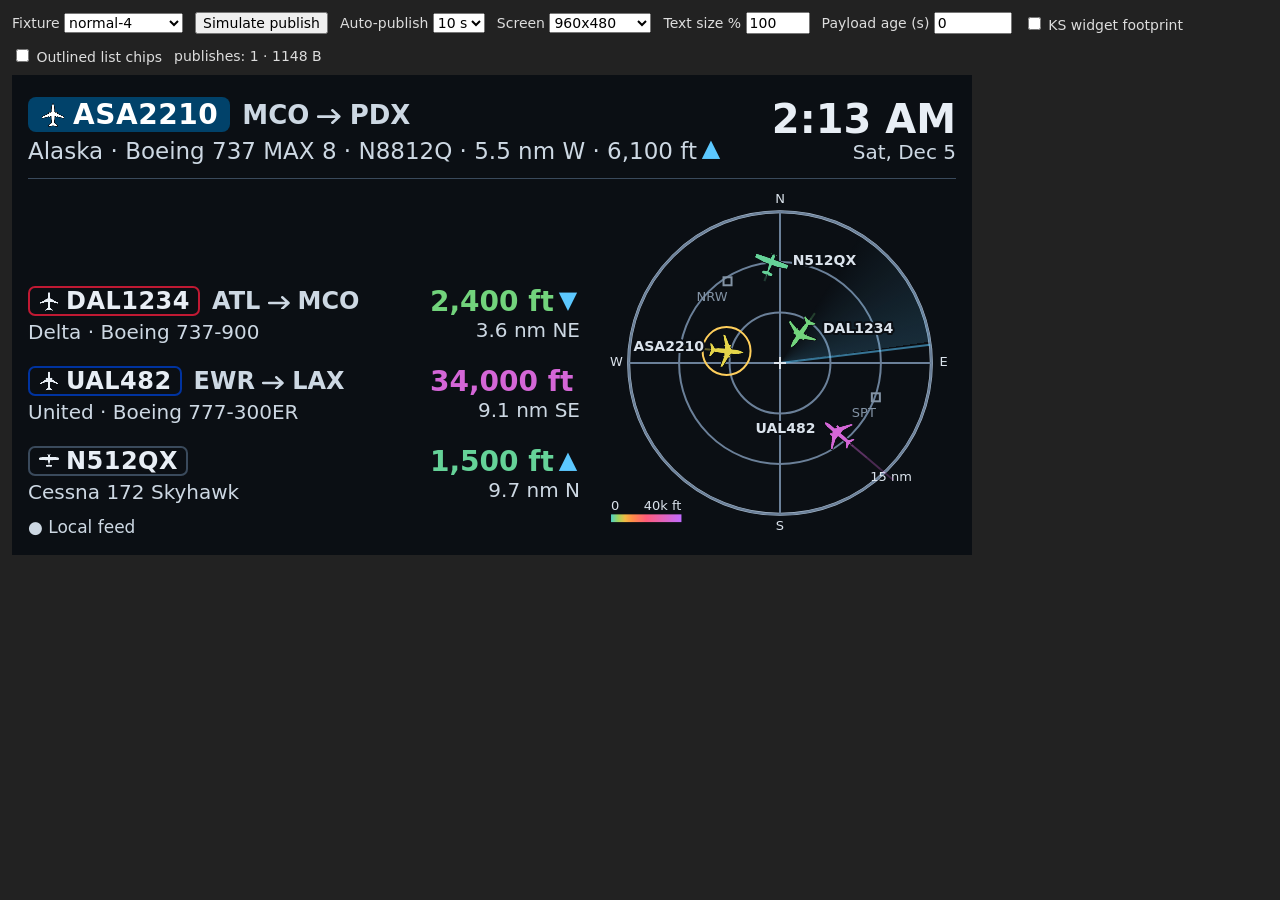
<file: harness/index.html>
<!doctype html>
<html lang="en">
<head>
<meta charset="utf-8">
<title>Flights harness</title>
<style>
  body { font: 14px system-ui, sans-serif; background: #222; color: #ddd; margin: 12px; }
  #bar { display: flex; flex-wrap: wrap; gap: 12px; align-items: center; margin-bottom: 10px; }
  #stage { width: 960px; height: 480px; background: #000; }
  iframe { width: 100%; height: 100%; border: 0; display: block; }
  button, select, input { font: inherit; }
</style>
</head>
<body>
<div id="bar">
  <label>Fixture <select id="fx"></select></label>
  <button id="pub">Simulate publish</button>
  <label>Auto-publish <select id="auto"><option value="0">off</option><option value="3">3 s</option><option value="10" selected>10 s</option></select></label>
  <label>Screen <select id="size"><option>960x480</option><option>800x480</option><option>1280x800</option><option>1024x768</option><option>1280x720</option><option>1920x1080</option></select></label>
  <label>Text size % <input id="ts" type="number" value="100" min="80" max="125" step="5" style="width:4em"></label>
  <label>Payload age (s) <input id="age" type="number" value="0" min="0" style="width:5em"></label>
  <label><input type="checkbox" id="ksfoot"> KS widget footprint</label>
  <label><input type="checkbox" id="outl"> Outlined list chips</label>
  <span id="info"></span>
</div>
<div id="stage" style="position:relative"><iframe id="frame"></iframe>
  <div id="ksw" style="display:none;position:absolute;left:25px;top:40px;width:130px;height:78px;border:1px dashed #f66;color:#f66;font:12px sans-serif;pointer-events:none">KS weather widget (measured on the Show)</div>
</div>
<script>
// Mirrors what the plugin does: take the page, substitute the payload for the marker,
// and replace the whole document. `gen` is rewritten to "now" (minus the chosen age)
// so the fixtures behave as if Java had just encoded them.
const $ = (id) => document.getElementById(id);
const BASE = '../assets/flights/';
let page = null, payload = null, timer = null, publishes = 0;

async function boot() {
  page = await (await fetch(BASE + 'index.html')).text();
  const names = await (await fetch('../fixtures/payload/index.json')).json();
  $('fx').innerHTML = names.map((n) => '<option>' + n + '</option>').join('');
  $('fx').value = new URLSearchParams(location.search).get('fx') || 'normal-4';
  await load();
}
async function load() {
  payload = await (await fetch('../fixtures/payload/' + $('fx').value + '.json')).json();
  publish();
}
function publish() {
  const p = { ...payload, gen: Date.now() - Number($('age').value) * 1000 };
  if (Number($('ts').value) !== 100) p.ts = Number($('ts').value);
  const json = JSON.stringify(p).replace(/</g, '\\u003c');
  const html = page.replace('<head>', '<head><base href="' + new URL(BASE, location.href).href + '">')
    .replace('/*PAYLOAD*/', () => json);
  $('frame').srcdoc = html; // a new document each time, like a publish
  publishes++;
  $('info').textContent = 'publishes: ' + publishes + ' · ' + json.length + ' B';
}
$('fx').onchange = load;
$('pub').onclick = publish;
$('ts').onchange = publish;
// The stage is the real screen size (the page inside sees that viewport); the view is scaled down to fit the window.
const fit = () => {
  const [w, h] = $('size').value.split('x').map(Number), st = $('stage');
  st.style.width = w + 'px'; st.style.height = h + 'px';
  const k = Math.min(1, (innerWidth - 24) / w, (innerHeight - $('bar').offsetHeight - 36) / h);
  st.style.transformOrigin = '0 0'; st.style.transform = 'scale(' + k + ')';
  st.style.marginBottom = (h * (k - 1)) + 'px';
};
$('size').onchange = fit;
addEventListener('resize', fit);
$('age').onchange = publish;
$('auto').onchange = () => {
  clearInterval(timer);
  if (Number($('auto').value)) timer = setInterval(publish, Number($('auto').value) * 1000);
};
$('ksfoot').onchange = () => { $('ksw').style.display = $('ksfoot').checked ? 'block' : 'none'; };
// Every publish is a new document, so re-apply the chip style when it loads.
const applyChips = () => { try { $('frame').contentDocument.getElementById('rows').classList.toggle('outline', $('outl').checked); } catch (e) { /* frame not ready */ } };
$('frame').addEventListener('load', applyChips);
$('outl').onchange = applyChips;
fit();
boot().then(() => $('auto').onchange());
</script>
</body>
</html>
</file>
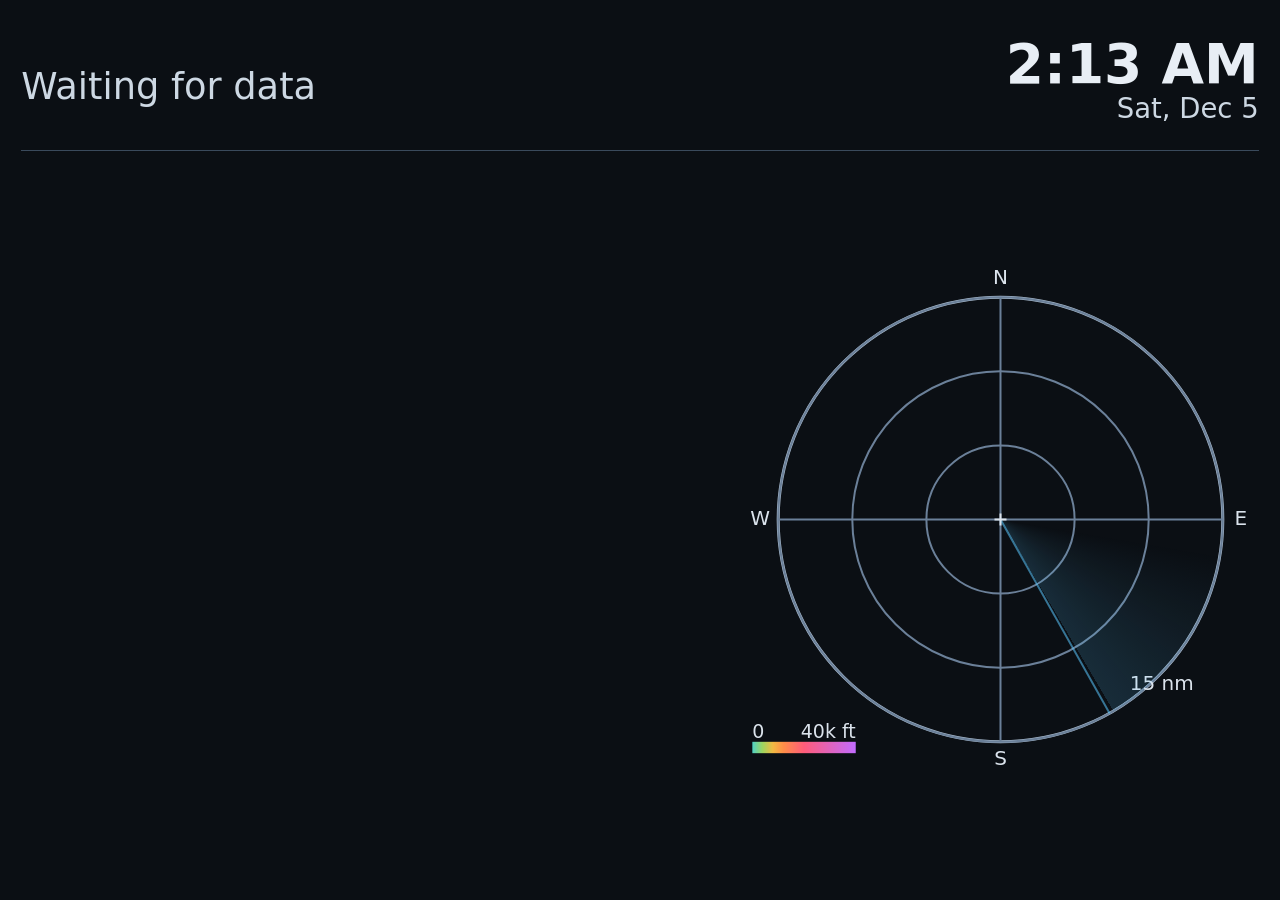
<file: assets/flights/index.html>
<!doctype html>
<html lang="en">
<head>
<meta charset="utf-8">
<meta name="viewport" content="width=device-width, initial-scale=1">
<title>Nearby flights</title>
<link rel="stylesheet" href="style.css">
</head>
<body>
<main>
  <header id="band">
    <div id="spot"></div>
    <div id="clock"><div id="time"></div><div id="date"></div><div id="note"></div></div>
  </header>
  <section id="left">
    <div id="solo"></div>
    <div id="calm"><div class="sky"><canvas id="drift"></canvas></div><div class="ctitle"></div><div class="cdetail"></div></div>
    <ol id="rows"></ol>
    <footer><span id="src"></span></footer>
  </section>
  <section id="right"><canvas id="scope"></canvas></section>
</main>
<script id="payload" type="application/json">/*PAYLOAD*/</script>
<script src="icons.js"></script>
<script src="lib.js"></script>
<script src="render.js"></script>
</body>
</html>
</file>
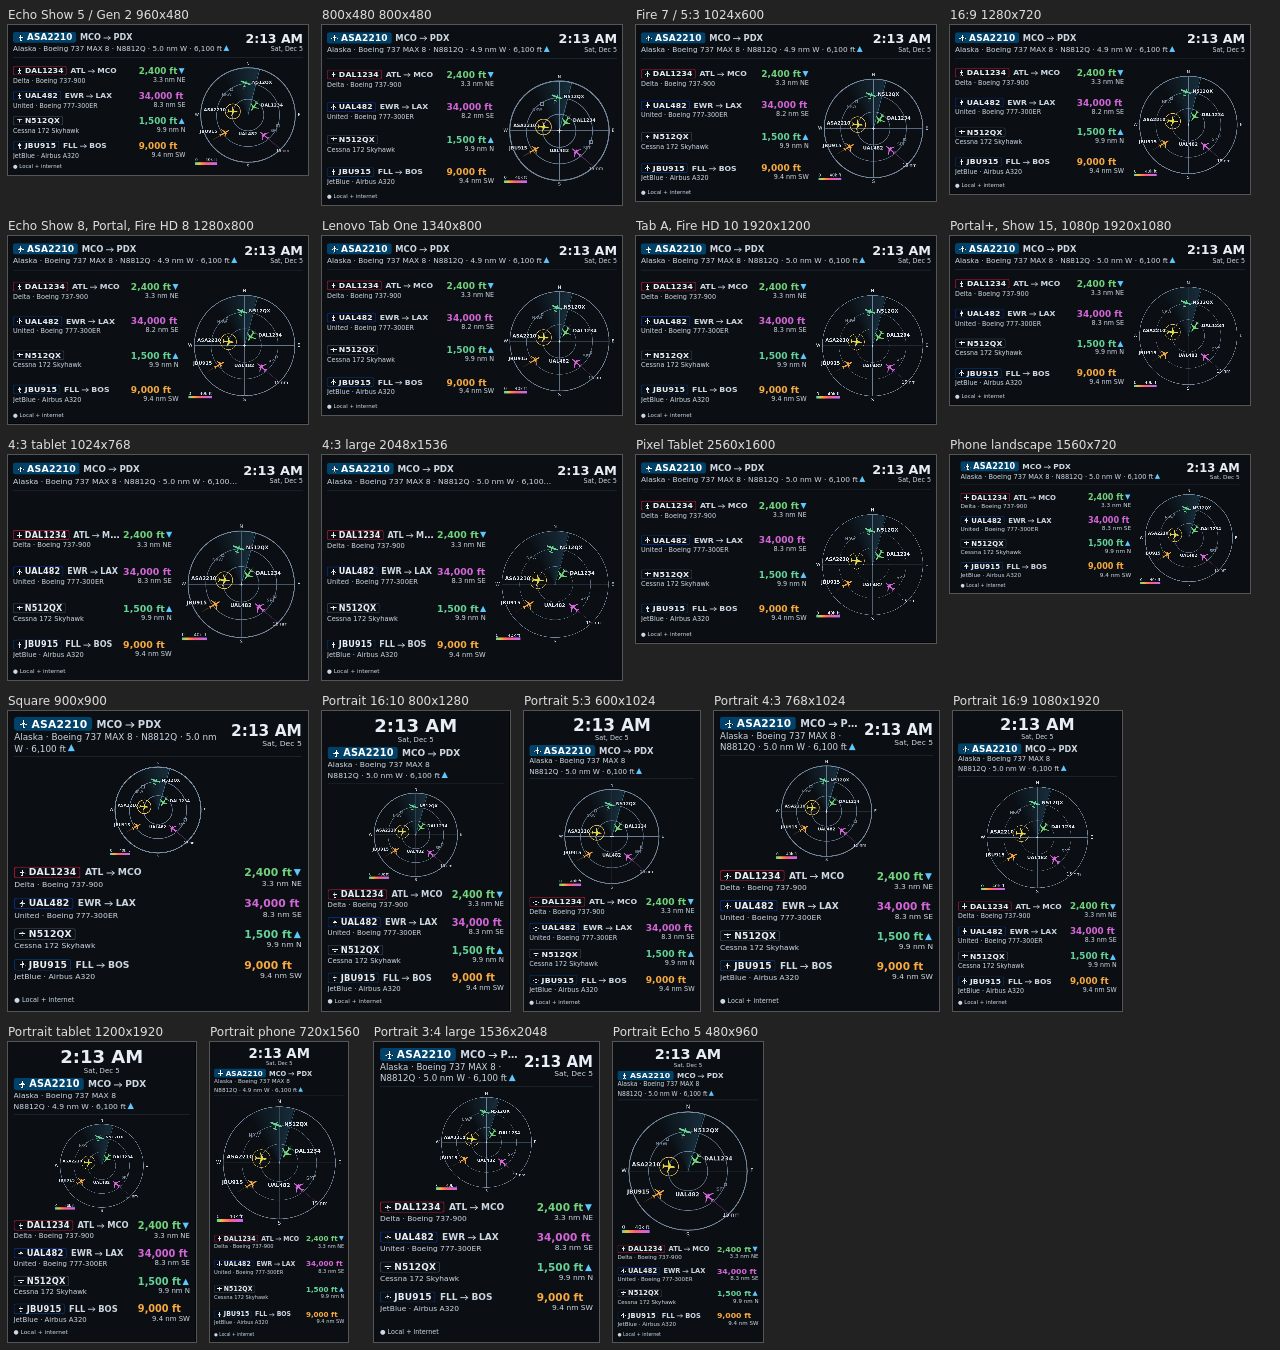
<file: harness/sizes.html>
<!doctype html>
<html lang="en">
<head>
<meta charset="utf-8">
<title>Flights: screen sizes</title>
<style>
  body { margin: 8px; background: #222; color: #ddd; font: 12px system-ui, sans-serif; }
  #grid { display: flex; flex-wrap: wrap; gap: 14px; align-items: flex-start; }
  figure { margin: 0; }
  figcaption { margin-bottom: 3px; }
  .cell { overflow: hidden; background: #000; outline: 1px solid #555; }
  iframe { border: 0; display: block; transform-origin: 0 0; }
</style>
</head>
<body>
<!-- Every screen size at once, each in an iframe of the real size scaled to fit a thumbnail.
     ?fx=normal-5 picks the fixture; ?w=300 sets the thumbnail's longest side (default 300). -->
<div id="grid"></div>
<script>
const SIZES = [
  ['Echo Show 5 / Gen 2', 960, 480], ['800x480', 800, 480], ['Fire 7 / 5:3', 1024, 600], ['16:9', 1280, 720],
  ['Echo Show 8, Portal, Fire HD 8', 1280, 800], ['Lenovo Tab One', 1340, 800], ['Tab A, Fire HD 10', 1920, 1200],
  ['Portal+, Show 15, 1080p', 1920, 1080], ['4:3 tablet', 1024, 768], ['4:3 large', 2048, 1536], ['Pixel Tablet', 2560, 1600],
  ['Phone landscape', 1560, 720], ['Square', 900, 900],
  ['Portrait 16:10', 800, 1280], ['Portrait 5:3', 600, 1024], ['Portrait 4:3', 768, 1024], ['Portrait 16:9', 1080, 1920],
  ['Portrait tablet', 1200, 1920], ['Portrait phone', 720, 1560], ['Portrait 3:4 large', 1536, 2048], ['Portrait Echo 5', 480, 960],
];
const q = new URLSearchParams(location.search), fx = q.get('fx') || 'normal-5', big = Number(q.get('w') || 300);
(async () => {
  const page = await (await fetch('../assets/flights/index.html')).text();
  const payload = await (await fetch('../fixtures/payload/' + fx + '.json')).json();
  const base = new URL('../assets/flights/', location.href).href;
  for (const [name, w, h] of SIZES) {
    const k = big / Math.max(w, h), fig = document.createElement('figure');
    fig.innerHTML = '<figcaption>' + name + ' ' + w + 'x' + h + '</figcaption>';
    const cell = document.createElement('div'); cell.className = 'cell';
    cell.style.width = Math.round(w * k) + 'px'; cell.style.height = Math.round(h * k) + 'px';
    const f = document.createElement('iframe'); f.width = w; f.height = h; f.style.transform = 'scale(' + k + ')';
    const json = JSON.stringify({ ...payload, gen: Date.now() }).replace(/</g, '\\u003c');
    f.srcdoc = page.replace('<head>', '<head><base href="' + base + '">').replace('/*PAYLOAD*/', () => json);
    cell.appendChild(f); fig.appendChild(cell); $grid.appendChild(fig);
  }
})();
const $grid = document.getElementById('grid');
</script>
</body>
</html>
</file>
<file: assets/flights/style.css>
/* Everything is sized in --px (one layout unit in screen pixels) so the layout holds at
   other sizes. Flat, dark by construction: Kiosk Satellite owns dimming. */
:root {
  /* render.js recomputes --px, --v and --scope for the real screen (landscape 960x480 units, portrait
     540 wide); this is the landscape fallback if the script has not run. */
  --ts: 1; /* text scale: the `ts` setting times the aspect bonus; set by render.js */
  --tsc: 1; /* the clock and the altitude column follow the text size at half strength (they have a fixed width) */
  --rowh: 74; /* list row height in units; set by render.js */
  --v: 1; /* vertical stretch, >= 1 on screens taller than 2:1; set by render.js */
  --g: calc(1 + (var(--v) - 1) * 0.25); /* a quarter of it goes to the band and the scope, all of it to the list rows */
  --px: min(calc(100vh / 480), calc(100vw / 960));
  --bg: #0b0f14;
  --fg: #e8eef5;
  --dim: #cdd8e3;
  --line: #3a4a5c;
  --accent: #5cc8ff;
  --hot: #ffcf5c;
}
* { box-sizing: border-box; margin: 0; padding: 0; }
html, body { width: 100%; height: 100%; overflow: hidden; background: var(--bg); color: var(--fg);
  font-family: system-ui, -apple-system, "Segoe UI", Roboto, sans-serif; }
main { display: grid; grid-template-columns: minmax(0, 1fr) calc(352 * var(--g) * var(--px)); grid-template-rows: calc(88 * var(--g) * var(--px)) 1fr;
  column-gap: calc(24 * var(--px)); row-gap: calc(8 * var(--px)); width: 100%; max-width: calc(1000 * var(--px)); margin: 0 auto; height: 100%; padding: calc(16 * var(--px)); }
/* Top band: the featured aircraft on the left, our own clock on the right. */
#band { grid-column: 1 / -1; display: flex; align-items: center; gap: calc(16 * var(--px));
  border-bottom: calc(1 * var(--px)) solid var(--line); padding-bottom: calc(8 * var(--px)); }
#clock { flex: 0 0 auto; min-width: calc(150 * var(--tsc) * var(--px)); text-align: right; }
#time { font-size: calc(var(--tsc) * 40 * var(--px)); font-weight: 600; line-height: 1.05; font-variant-numeric: tabular-nums; white-space: nowrap; }
#date { font-size: calc(var(--tsc) * 20 * var(--px)); color: var(--dim); white-space: nowrap; }
#left { min-width: 0; min-height: 0; display: flex; flex-direction: column; }
#right { width: calc(352 * var(--g) * var(--px)); height: calc(352 * var(--g) * var(--px)); align-self: center; } /* centred in the space under the band: the same spot at 2:1, centred when taller */
#scope { width: 100%; height: 100%; display: block; }

#rows { position: relative; list-style: none; display: flex; flex-direction: column; gap: calc(6 * var(--px)); margin-top: auto; /* bottom-aligned */ }
#rows li { display: grid; grid-template-columns: 1fr calc(150 * var(--tsc) * var(--px)); align-items: center;
  column-gap: calc(6 * var(--px)); height: calc(var(--rowh) * var(--px));
  padding: 0; /* flush with the band and footer: one left edge */ border-radius: calc(6 * var(--px)); }
/* Position older than the renderer trusts (dead-reckoning cap): eased to .55 by the staledim animation. */
@keyframes staledim { to { opacity: .55; } }
.rt { margin-left: calc(12 * var(--px)); font-size: calc(var(--ts) * 24 * var(--px)); font-weight: 600; color: var(--dim); white-space: nowrap; }
.main { min-width: 0; }
.name { font-size: calc(var(--ts) * 28 * var(--px)); font-weight: 600; line-height: 1.1; white-space: nowrap; overflow: hidden; text-overflow: ellipsis; }
.sub { font-size: calc(var(--ts) * 20 * var(--px)); color: var(--dim); height: calc(23 * var(--ts) * var(--px)); white-space: nowrap; overflow: hidden; text-overflow: ellipsis; margin-top: calc(4 * var(--px)); }
.side { text-align: right; white-space: nowrap; }
.alt { font-size: calc(var(--ts) * 28 * var(--px)); font-weight: 600; line-height: 1.1; font-variant-numeric: tabular-nums; }
.arrow { display: inline-block; width: calc(28 * var(--px)); font-size: calc(var(--ts) * 24 * var(--px)); color: var(--accent); text-align: center; vertical-align: 12%; }
.dist { font-size: calc(var(--ts) * 20 * var(--px)); color: var(--dim); height: calc(23 * var(--ts) * var(--px)); font-variant-numeric: tabular-nums; }

#spot { flex: 1 1 0; min-width: 0; overflow: hidden; display: grid; grid-template-columns: minmax(0, 1fr);
  align-items: center; }
#spot .msg { grid-column: 1 / -1; }
#spot .head { display: flex; align-items: baseline; gap: calc(12 * var(--px)); }
.chip { padding: calc(2 * var(--px)) calc(10 * var(--px)); border-radius: calc(6 * var(--px)); font-size: calc(var(--ts) * 20 * var(--px));
  font-weight: 700; letter-spacing: .04em; color: #0b0f14; }
.ident { font-size: calc(var(--ts) * 30 * var(--px)); font-weight: 700; white-space: nowrap; }
.chip.ident { font-size: calc(var(--ts) * 28 * var(--px)); padding: calc(1 * var(--px)) calc(12 * var(--px)); border-radius: calc(8 * var(--px)); letter-spacing: .02em; }
.route { font-size: calc(var(--ts) * 26 * var(--px)); font-weight: 600; color: var(--dim); white-space: nowrap; overflow: hidden; text-overflow: ellipsis; }
.facts { margin-top: calc(2 * var(--px)); font-size: calc(var(--ts) * 23 * var(--px)); color: var(--dim); white-space: nowrap; overflow: hidden; text-overflow: ellipsis; }
.msg { font-size: calc(var(--ts) * 26 * var(--px)); color: var(--dim); padding-top: calc(10 * var(--px)); }

footer { margin-top: calc(6 * var(--px)); display: flex; justify-content: space-between; height: calc(22 * var(--px)); font-size: calc(var(--ts) * 17 * var(--px)); color: var(--dim); }
/* Stale data says so in the clock's place, large and in the warning colour: the one state the room needs to notice. */
#note { display: none; }
body.stale #date { display: none; }
body.stale #note { display: block; color: var(--hot); font-size: calc(var(--ts) * 20 * var(--px)); font-weight: 700; white-space: nowrap; }
#rows, #spot { transition: opacity 3s ease; } /* the feed going stale dims the page gradually */
body.stale #rows, body.stale #spot { opacity: .8; }


/* Callsign chips in the list: an outline in the airline colour, so the one solid chip (the
   featured aircraft's, in the band) is the loudest thing. The icon is plain white. */
.lchip { display: inline-block; padding: calc(0 * var(--px)) calc(10 * var(--px)); border-radius: calc(7 * var(--px));
  background: transparent; color: var(--fg); box-shadow: inset 0 0 0 calc(2 * var(--px)) var(--bg);
  font-size: calc(var(--ts) * 24 * var(--px)); font-weight: 700; letter-spacing: .02em; line-height: 1.25; }

/* Featured band: the type icon sits inside the callsign chip. */
.inchip { width: calc(26 * var(--px)); height: calc(26 * var(--px)); margin-right: calc(7 * var(--px)); vertical-align: calc(-4 * var(--px)); }
.lchip .inchip { width: calc(22 * var(--px)); height: calc(22 * var(--px)); margin-right: calc(6 * var(--px)); vertical-align: calc(-3 * var(--px)); }

/* Changed content fades in over what was there (docs/payload.md, Transitions). */
/* Out then in, not both at once: a simultaneous cross-fade shows two texts overprinted at half
   strength mid-way. The old content is gone by the half-way point; the new one appears after it. */
@keyframes fadein { 0%, 45% { opacity: 0; } 100% { opacity: 1; } }
@keyframes fadeout { 0% { opacity: 1; } 45%, 100% { opacity: 0; } }
#rows li.ghost { position: absolute; left: 0; right: 0; pointer-events: none; }
#spot { position: relative; }
#spot .spotghost { position: absolute; inset: 0; display: grid; align-items: center; pointer-events: none; }

/* One aircraft: it moves from the band into the empty left side, in large type. */
#solo { display: none; }
body.solo #solo { display: flex; flex: 1 1 0; min-height: 0; align-items: center; }
body.solo #spot { visibility: hidden; }
.solobody { min-width: 0; }
.solobody .chip.ident { font-size: calc(var(--ts) * 44 * var(--px)); padding: calc(2 * var(--px)) calc(16 * var(--px)); border-radius: calc(10 * var(--px)); display: inline-block; }
.solobody .inchip { width: calc(40 * var(--px)); height: calc(40 * var(--px)); margin-right: calc(10 * var(--px)); vertical-align: calc(-6 * var(--px)); }
.sroute { margin-top: calc(10 * var(--px)); font-size: calc(var(--ts) * 40 * var(--px)); font-weight: 600; white-space: nowrap; }
.salt { margin-top: calc(10 * var(--px)); font-size: calc(var(--ts) * 56 * var(--px)); font-weight: 700; font-variant-numeric: tabular-nums; line-height: 1.1; }
.salt .arrow { width: calc(40 * var(--px)); font-size: calc(var(--ts) * 36 * var(--px)); }
.sdist { font-size: calc(var(--ts) * 28 * var(--px)); color: var(--dim); font-variant-numeric: tabular-nums; }
.swho { margin-top: calc(8 * var(--px)); font-size: calc(var(--ts) * 22 * var(--px)); color: var(--dim); white-space: nowrap; overflow: hidden; text-overflow: ellipsis; }

/* Empty sky: a calm message on the left, a small scene drawn above it (render.js, drift). */
#calm { display: none; }
body.empty #calm { display: flex; flex: 1 1 0; min-height: 0; flex-direction: column; align-items: center; justify-content: center; text-align: center; }
body.empty #rows { display: none; }
.sky { width: 100%; height: calc(110 * var(--px)); margin-bottom: calc(10 * var(--px)); }
#drift { width: 100%; height: 100%; display: block; }
.ctitle { font-size: calc(var(--ts) * 40 * var(--px)); font-weight: 300; letter-spacing: .06em; color: var(--dim); }
.cdetail { margin-top: calc(6 * var(--px)); font-size: calc(var(--ts) * 21 * var(--px)); font-weight: 300; color: #8393a5; }

/* The scope recedes while the sky is quiet; it eases back when an aircraft appears. */
#right { transition: opacity 3s ease; }
body.empty #right { opacity: .5; }
/* An unconfirmed route (origin only) is lighter and slanted, so it reads as less certain than a full route. */
.rt.unc, .route.unc, .sub .unc, .facts .unc { font-weight: 500; font-style: italic; color: #9fb0c2; }
/* No identity to show (a ~ target): the chip steps back; altitude and distance stay at full strength. */
.chip.faint, .lchip.faint { opacity: .7; }
.rarrow { width: 0.95em; height: 0.58em; margin: 0 0.3em; vertical-align: -0.02em; fill: none; stroke: currentColor; stroke-width: 2.2; stroke-linecap: round; stroke-linejoin: round; }

/* Portrait (render.js sets html.portrait when the screen is narrower than 1.2:1; html.sq as well when it
   is squarish, 0.7 to 1.2). Tall: one column, the clock on top, then the featured aircraft, the scope
   (--scope units, set by render.js) and the list. Squarish: the band as in landscape, then the same. */
/* Rows: band, scope, list, footer (html.rb, the Radar position setting "Bottom": band, list, scope, footer). The list
   and the scope are direct grid items (#left is display: contents), so the scope never moves with the
   number of aircraft: only the empty space after the list changes. */
html.portrait main { grid-template-columns: minmax(0, 1fr); grid-template-rows: auto auto minmax(0, 1fr) auto; column-gap: 0; max-width: none; }
html.portrait.rb main { grid-template-rows: auto minmax(0, 1fr) auto auto; }
html.portrait #band { min-height: calc(var(--bandmin, 0) * var(--px)); grid-row: 1; flex-direction: column; align-items: stretch; gap: calc(10 * var(--px)); }
/* Tall: the clock is centred on its own at the top, time over date, like a clock face. */
html.portrait #clock { order: -1; flex: none; display: block; text-align: center; }
html.portrait:not(.sq) #time { font-size: calc(var(--tsc) * 52 * var(--px)); }
html.portrait #spot { flex: none; }
html.portrait .facts { white-space: normal; }
html.portrait:not(.sq) .facts { font-size: calc(var(--ts) * 22 * var(--px)); }
html.portrait #spot .msg { font-size: calc(var(--ts) * 34 * var(--px)); }
html.portrait #right { grid-row: 2; justify-self: center; align-self: start;
  width: calc(var(--scope) * var(--px)); height: calc(var(--scope) * var(--px)); }
html.portrait #left { display: contents; }
html.portrait #rows, html.portrait #calm { grid-row: 3; align-self: start; }
html.portrait.rb #right { grid-row: 3; align-self: end; }
html.portrait.rb #rows, html.portrait.rb #calm { grid-row: 2; }
html.sq #band { flex-direction: row; align-items: center; gap: calc(16 * var(--px)); }
html.sq #clock { order: 0; display: block; flex: 0 0 auto; text-align: right; }
html.sq #spot { flex: 1 1 0; }
/* The one-aircraft view takes over the list's place beside the scope; stacked, the band already shows it. */
html.portrait #solo { display: none; }
html.portrait body.solo #spot { visibility: visible; }
html.portrait body.empty #calm { flex: none; }
/* Fewer rows than the Rows setting: the list hugs the scope (or the band) and the footer stays at the bottom. */
html.portrait #rows { margin-top: 0; }
html.portrait footer { grid-row: 4; margin-top: 0; }
</file>
